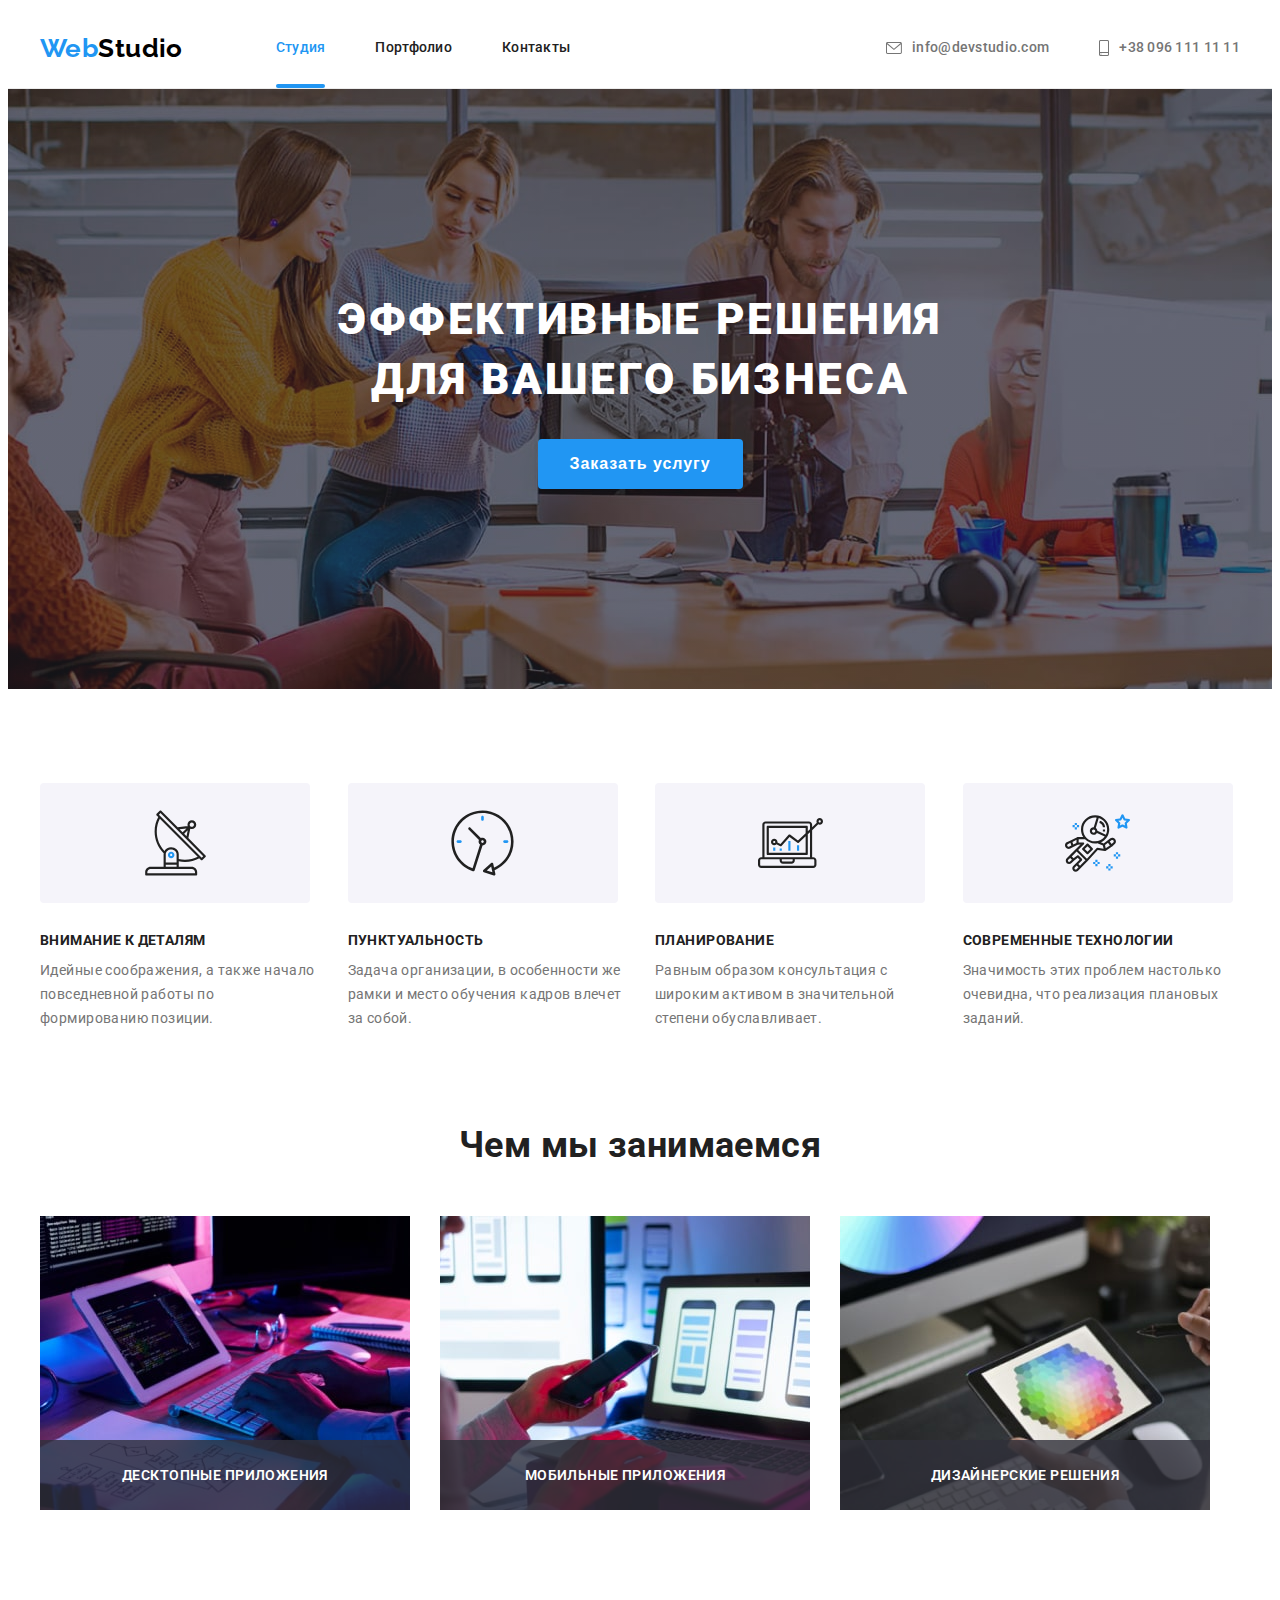
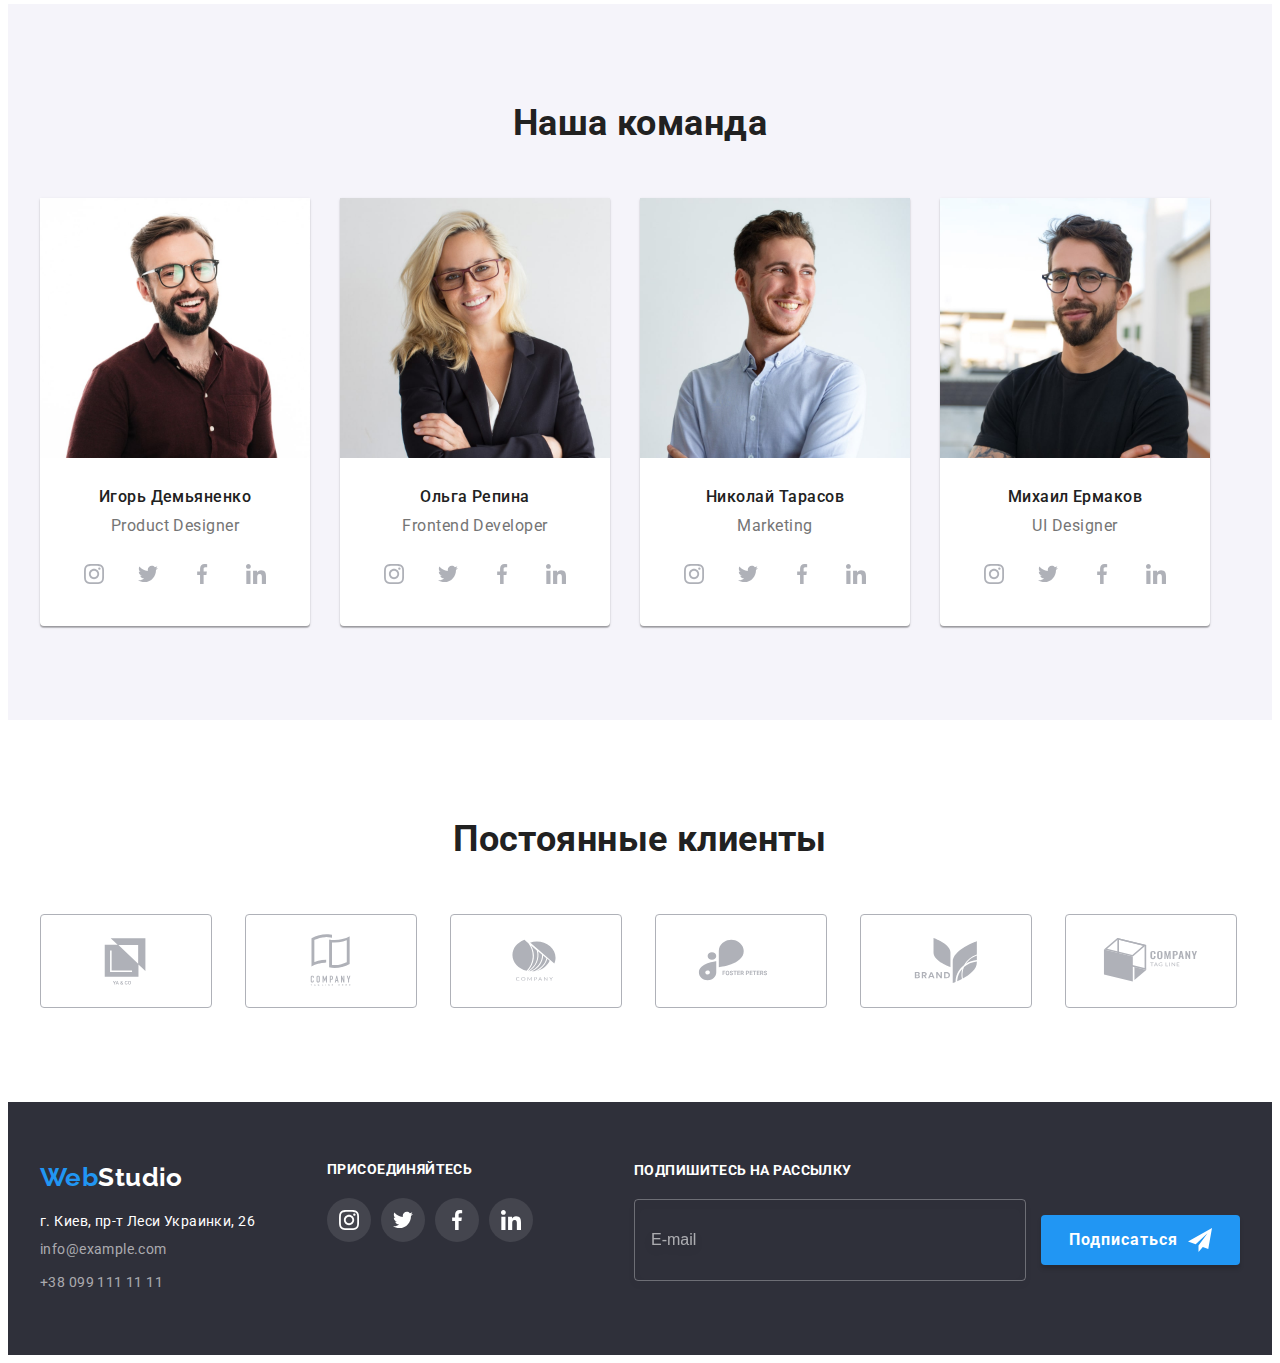
<file: index.html>
<!DOCTYPE html>
<html lang="ru">

<head>

<meta charset="UTF-8">
<meta http-equiv="X-UA-Compatible" content="IE=edge">
<meta name="viewport" content="width=device-width, initial-scale=1.0">
<title>WebStudio</title>

<link rel="preconnect" href="https://fonts.googleapis.com" />
<link rel="preconnect" href="https://fonts.gstatic.com" crossorigin />
<link 
href="https://fonts.googleapis.com/css2?family=Raleway:wght@700&family=Roboto:wght@400;500;700;900&display=swap" 
rel="stylesheet" />
<link 
rel="stylesheet" 
href="https://cdnjs.cloudflare.com/ajax/libs/modern-normalize/1.1.0/modern-normalize.min.css" 
integrity="sha512-wpPYUAdjBVSE4KJnH1VR1HeZfpl1ub8YT/NKx4PuQ5NmX2tKuGu6U/JRp5y+Y8XG2tV+wKQpNHVUX03MfMFn9Q=="
crossorigin="anonymous"
referrerpolicy="no-referrer" />
<link rel="stylesheet" href="./css/styls.css" />

</head>
<body>

<header class="header">
        <div class="container header-align"> 

<!-- Logo header -->

        <a class="logo link" lang="en" href=""><span>Web</span>Studio</a> 

        <nav class="navigation"></nav>

        <ul class="nav list"> 
        <li class="item">
        <a class="nav-link current" href="./index.html">Студия</a></li>
        <li class="item">
        <a class="nav-link" href="./portfolio.html">Портфолио</a></li>
        <li class="item">
        <a class="nav-link" href="">Контакты</a></li> 
        </ul>


        <ul class="contacts list"> 

        <li class="item">  
        <a class="contacts-link link" href="mailto:info@devstudio.com">
        <svg class="contacts-icon" width="16" height="12">
        <use href="./images/sprite.svg#icon-envelope"></use>
        </svg>
        info@devstudio.com</a>
        </li>  


        <li class="item">
        <a class="contacts-link link" href="tel:+380961111111">
        <svg class="contacts-icon" width="10" height="16">
        <use href="./images/sprite.svg#icon-smartphone"></use>
        </svg>
        +38 096 111 11 11</a>
        </li>

        </ul>
        </div>
</header>

<main>
<section class="hero"> 

        <div class="container">
        <h1 class="hero-title">ЭФФЕКТИВНЫЕ РЕШЕНИЯ<br>ДЛЯ ВАШЕГО БИЗНЕСА</h1>
        <button class="hero-button" type="button" data-modal-open>Заказать услугу</button>
        </div>

</section>

<section class="main">

        <div class="container">
        <ul class="main-list list"> 
        <li class="main-item">
        <div class="feature"> 
        <svg class="feature-icon">
        <use href="./images/sprite.svg#icon-antenna-1"></use>
        </svg>
        </div>

        <h3 class="main-heading">Внимание к деталям</h3>
        <p class="text">Идейные соображения, а также начало повседневной работы по формированию позиции.</p>
        </li>

        <li class="main-item" >
        <div class="feature">
        <svg class="feature-icon">
        <use href="./images/sprite.svg#icon-clock-1"></use>
        </svg>
        </div>
        <h3 class="main-heading">Пунктуальность</h3>
        <p class="text">Задача организации, в особенности же рамки и место обучения кадров влечет за собой.</p>
        </li>

        <li class="main-item">
        <div class="feature">
        <svg class="feature-icon">
        <use href="./images/sprite.svg#icon-diagram-1"></use>
        </svg>
        </div>
        <h3 class="main-heading">Планирование</h3>
        <p class="text">Равным образом консультация с широким активом в значительной степени обуславливает.</p>
        </li>

        <li class="main-item">
        <div class="feature">
        <svg class="feature-icon">
        <use href="./images/sprite.svg#icon-astronaut-1"></use>
        </svg>
        </div>
        <h3 class="main-heading">Современные технологии</h3>
        <p class="text">Значимость этих проблем настолько очевидна, что реализация плановых заданий.</p>
        </li>
        </ul>
        </div>

</section>

<section class="work">
        <div class="container"> 

        <h2 class="work-title">Чем мы занимаемся</h2>

        <ul class="work-list list">
        <li class="item">
        <img src="./images/img-min.jpg" width="370" alt="Руки с белым планшетом">
        <h3 class="work-examples">Десктопные приложения</h3>
        </li>

        <li class="item">
        <img src="./images/img1-min.jpg" width="370" alt="Телефон в руке">
        <h3 class="work-examples">Мобильные приложения</h3>
        </li>

        <li class="item">
        <img src="./images/img2-min.jpg" width="370" alt="Чёрный планшет в руках">
        <h3 class="work-examples">Дизайнерские решения</h3>
        </li>
        </ul>

        </div> 
</section>

<section class="team-section">
        <div class="container">

        <h2 class="team-title">Наша команда</h2>

        <ul class="team-list list">
        <li class="team-item">
        <img src="./images/img3-min.jpg" width="270" alt="Коричневая рубашка">
        <div class="padd">
        <h3 class="team">Игорь Демьяненко</h3>
        <p class="specialization" lang="en">Product Designer</p>

        <ul class="team-socials list socials-list">
        <li class="socials-item">
        <a href="" class="socials-link link">
        <svg class="socials-icon" width="20" height="20">
        <use href="./images/sprite.svg#icon-instagram-2"></use>
        </svg>
        </a>
        </li>
        
        <li class="socials-item">
        <a href="" class="socials-link link">
        <svg class="socials-icon" width="20" height="20">
        <use href="./images/sprite.svg#icon-twitter-1"></use>
        </svg>
        </a>
        </li>
        
        <li class="socials-item">
        <a href="" class="socials-link link">
        <svg class="socials-icon" width="20" height="20">
        <use href="./images/sprite.svg#icon-facebook-1"></use>
        </svg>
        </a>
        </li>

        <li class="socials-item">
        <a href="" class="socials-link link">
        <svg class="socials-icon" width="20" height="20">
        <use href="./images/sprite.svg#icon-linkedin-1"></use>
        </svg>
        </a>
        </li>
        </ul>
        </div>
        </li>

        <li class="team-item">
        <img src="./images/img4-min.jpg" width="270" alt="Девушка">
        <div class="padd">
        <h3 class="team" >Ольга Репина</h3>
        <p class="specialization" lang="en">Frontend Developer</p>

        <ul class="team-socials list socials-list">
        <li class="socials-item">
        <a href="" class="socials-link link">
        <svg class="socials-icon" width="20" height="20">
        <use href="./images/sprite.svg#icon-instagram-2"></use>
        </svg>
        </a>
        </li>

        <li class="socials-item">
        <a href="" class="socials-link link">
        <svg class="socials-icon" width="20" height="20">
        <use href="./images/sprite.svg#icon-twitter-1"></use>
        </svg>
        </a>
        </li>

        <li class="socials-item">
        <a href="" class="socials-link link">
        <svg class="socials-icon" width="20" height="20">
        <use href="./images/sprite.svg#icon-facebook-1"></use>
        </svg>
        </a>
        </li>

        <li class="socials-item">
        <a href="" class="socials-link link">
        <svg class="socials-icon" width="20" height="20">
        <use href="./images/sprite.svg#icon-linkedin-1"></use>
        </svg>
        </a>
        </li>
        </ul>
        </div>
        </li>


        <li class="team-item" >
        <img src="./images/img5-min.jpg" width="270" alt="Белая рубашка">
        <div class="padd">
        <h3 class="team">Николай Тарасов</h3>
        <p class="specialization" lang="en">Marketing</p>

        <ul class="team-socials list socials-list">
        <li class="socials-item">
        <a href="" class="socials-link link">
        <svg class="socials-icon" width="20" height="20">
        <use href="./images/sprite.svg#icon-instagram-2"></use>
        </svg>
        </a>
        </li>
        <li class="socials-item">
        <a href="" class="socials-link link">
        <svg class="socials-icon" width="20" height="20">
        <use href="./images/sprite.svg#icon-twitter-1"></use>
        </svg>
        </a>    
        </li>
        <li class="socials-item">
        <a href="" class="socials-link link">
        <svg class="socials-icon" width="20" height="20">
        <use href="./images/sprite.svg#icon-facebook-1"></use>
        </svg>
        </a>
        </li>
        <li class="socials-item">
        <a href="" class="socials-link link">
        <svg class="socials-icon" width="20" height="20">
        <use href="./images/sprite.svg#icon-linkedin-1"></use>
        </svg>
        </a>
        </li>
        </ul>                                                
        </div>
        </li>

        <li class="team-item">
        <img src="./images/img6-min.jpg" width="270" alt="Футболка">
        <div class="padd">
        <h3 class="team">Михаил Ермаков</h3>
        <p class="specialization" lang="en">UI Designer</p>

        <ul class="team-socials list socials-list">
        <li class="socials-item">
        <a href="" class="socials-link link">
        <svg class="socials-icon" width="20" height="20">
        <use href="./images/sprite.svg#icon-instagram-2"></use>
        </svg>
        </a>
        </li>
        <li class="socials-item">
        <a href="" class="socials-link link">
        <svg class="socials-icon" width="20" height="20">
        <use href="./images/sprite.svg#icon-twitter-1"></use>
        </svg>
        </a>
        </li>
        <li class="socials-item">
        <a href="" class="socials-link link">
        <svg class="socials-icon" width="20" height="20">
        <use href="./images/sprite.svg#icon-facebook-1"></use>
        </svg>
        </a>
        </li>
        <li class="socials-item">
        <a href="" class="socials-link link">
        <svg class="socials-icon" width="20" height="20">
        <use href="./images/sprite.svg#icon-linkedin-1"></use>
        </svg>
        </a>
        </li>
        </ul>       
        </div>
        </li>
        </ul>
        </div>
</section>
</main>

<section class="clients section"> 
        <div class="container">
        <h2 class="clients-title">Постоянные клиенты</h2>
        
        <ul class="clients-list list">
        
        <li class="clients-item">

        <a href="" class="clients-item-link">
        <svg class="clients-icon" width="41" height="46">
        <use href="./images/sprite.svg#icon-Logo"></use>
        </svg>
        </a>                      
        </li>
        
        <li class="clients-item">
        <a href="" class="clients-item-link">
        <svg class="clients-icon">
        <use href="./images/sprite.svg#icon-Logo-1"></use>
        </svg>
        </a>
        </li>
        
        <li class="clients-item">
        <a href="" class="clients-item-link">
        <svg class="clients-icon">
        <use href="./images/sprite.svg#icon-Logo-2"></use>
        </svg>
        </a>
        </li>
        
        <li class="clients-item">
        <a href="" class="clients-item-link">
        <svg class="clients-icon">
        <use href="./images/sprite.svg#icon-Logo-3"></use>
        </svg>
        </a>
        </li>
        
        <li class="clients-item">
        <a href="" class="clients-item-link">
        <svg class="clients-icon">
        <use href="./images/sprite.svg#icon-Logo-4"></use>
        </svg>
        </a>
        </li>
        
        <li class="clients-item">
        <a href="" class="clients-item-link">
        <svg class="clients-icon">
        <use href="./images/sprite.svg#icon-Logo-5"></use>
        </svg>
        </a>
        </li>
        </ul>
        </div>
        </section>


<footer class="footer">
        <div class="footer-container container"> 
        <div class="address-section">
        <a class="footer-logo link" lang="en" href=""><span>Web</span>Studio</a>

        <address class="address list">

        <ul class="footer-links-list list"> 
        <li class="address-item"><a class="footer-link-address link" href="https://goo.gl/maps/x3xQL9jyj8nePAZVA" target="_blank" rel="noopener noreferrer">г. Киев, пр-т Леси Украинки, 26</a></li> 
        <li class="address-item"><a class="footer-link link" href="mailto:info@example.com">info@example.com</a></li>
        <li class="address-item"><a class="footer-link link" href="tel:+380991111111">+38 099 111 11 11</a></li>
        </ul>

        </address>
        </div>  

        <div class="social-link-section"> 

        <p class="footer-title">ПРИСОЕДИНЯЙТЕСЬ</p> 

        <ul class="social-list list">

        <li class="social-list-item">
        <a href="" class="footer-social-link">
        <svg class="icon-footer">
        <use href="./images/sprite.svg#icon-instagram-2"></use>
        </svg>
        </a>
        </li>

        <li class="social-list-item">
        <a href="" class="footer-social-link">
        <svg class="icon-footer">
        <use href="./images/sprite.svg#icon-twitter-1"></use>
        </svg>
        </a>
        </li>

        <li class="social-list-item">
        <a href="" class="footer-social-link">
        <svg class="icon-footer">
        <use href="./images/sprite.svg#icon-facebook-1"></use>
        </svg>
        </a>
        </li>

        <li class="social-list-item">
        <a href="" class="footer-social-link">
        <svg class="icon-footer">
        <use href="./images/sprite.svg#icon-linkedin-1"> </use>
        </svg>
        </a>
        </li>

        </ul>
        </div>
        
        <div class="subscribe-footer">
        
        <label class="subscribe-label" for="name">Подпишитесь на рассылку</label>
        <form class="subscribe-form">
        
        <input class="subscribe-input" type="email" name="email" id="name" placeholder="E-mail" />
        
        <button class="subscribe-submit" type="submit">Подписаться
        <svg class="subscribe-icon" width="24" height="24">
        <use href="./images/sprite.svg#icon-icon-send"></use>
        </svg>
        </button>
        </form>
        </div>
        </div>
        
</footer> 


<!-- МОДАЛКА -->

<div class="backdrop is-hidden" data-modal>
        <div class="modal"> 

        <button type="button" class="btn-open" data-modal-close>
        <svg class="icon-btn-open" width="11" height="11">
        <use href="./images/sprite.svg#icon-btn-open"></use>
        </svg>
        </button>

<form action="#" class="modal-form">
        <b class="modal-title">Оставьте свои данные, мы вам перезвоним</b>

        <div class="modal-form-field">
        <label for="input-name" class="modal-form-label">Имя</label>
        <span class="input-wrap">
<input type="text" id="input-name" class="modal-form-input" name="modal-name">
<svg class="modal-form-icon" width="12" height="12">
<use href="./images/sprite.svg#icon-user"></use> 
</svg>
        </span>
        </div>

        <div class="modal-form-field">
        <label for="input-name" class="modal-form-label">Телефон</label>
        <span class="input-wrap">
<input type="text" id="input-name" class="modal-form-input" name="modal-name">
<svg class="modal-form-icon" width="12" height="12">
<use href="./images/sprite.svg#icon-tell"></use>
</svg>
        </span>
        </div>

        <div class="modal-form-field">
        <label for="input-name" class="modal-form-label">Почта</label>
        <span class="input-wrap">
        <input type="text" id="input-name" class="modal-form-input" name="modal-name">
        <svg class="modal-form-icon" width="12" height="12">
<use href="./images/sprite.svg#icon-mail"></use>
        </svg>
        </span>
        </div>

        <div class="modal-form-field">
        <label for="comment" class="modal-form-label">Комментарий</label>
        <textarea name="modal-comment" id="comment" placeholder="Введите текст" class="modal-comment"></textarea>
        </div>

        <div class="modal-form-field">
        <input type="checkbox" id="check" name="policy" class="visually-hidden checkbox">
        <label for="check" class="check-label">
        <span class="icon-check">
        <svg class=""width="11" height="8">
        <use href="./images/sprite.svg#icon-check"></use> 
        </svg>
        </span>
        Соглашаюсь с рассылкой и принимаю <a href="" class="text-color">Условия договора</a></label>
        </div>

        <button type="submit" class="btn form-btn">Отправить</button>

        </form>
        </div>
        </div> 

<!-- С К Р И П Т -->
<script src="./js/modal.js"></script>


</body>
</html>
</file>
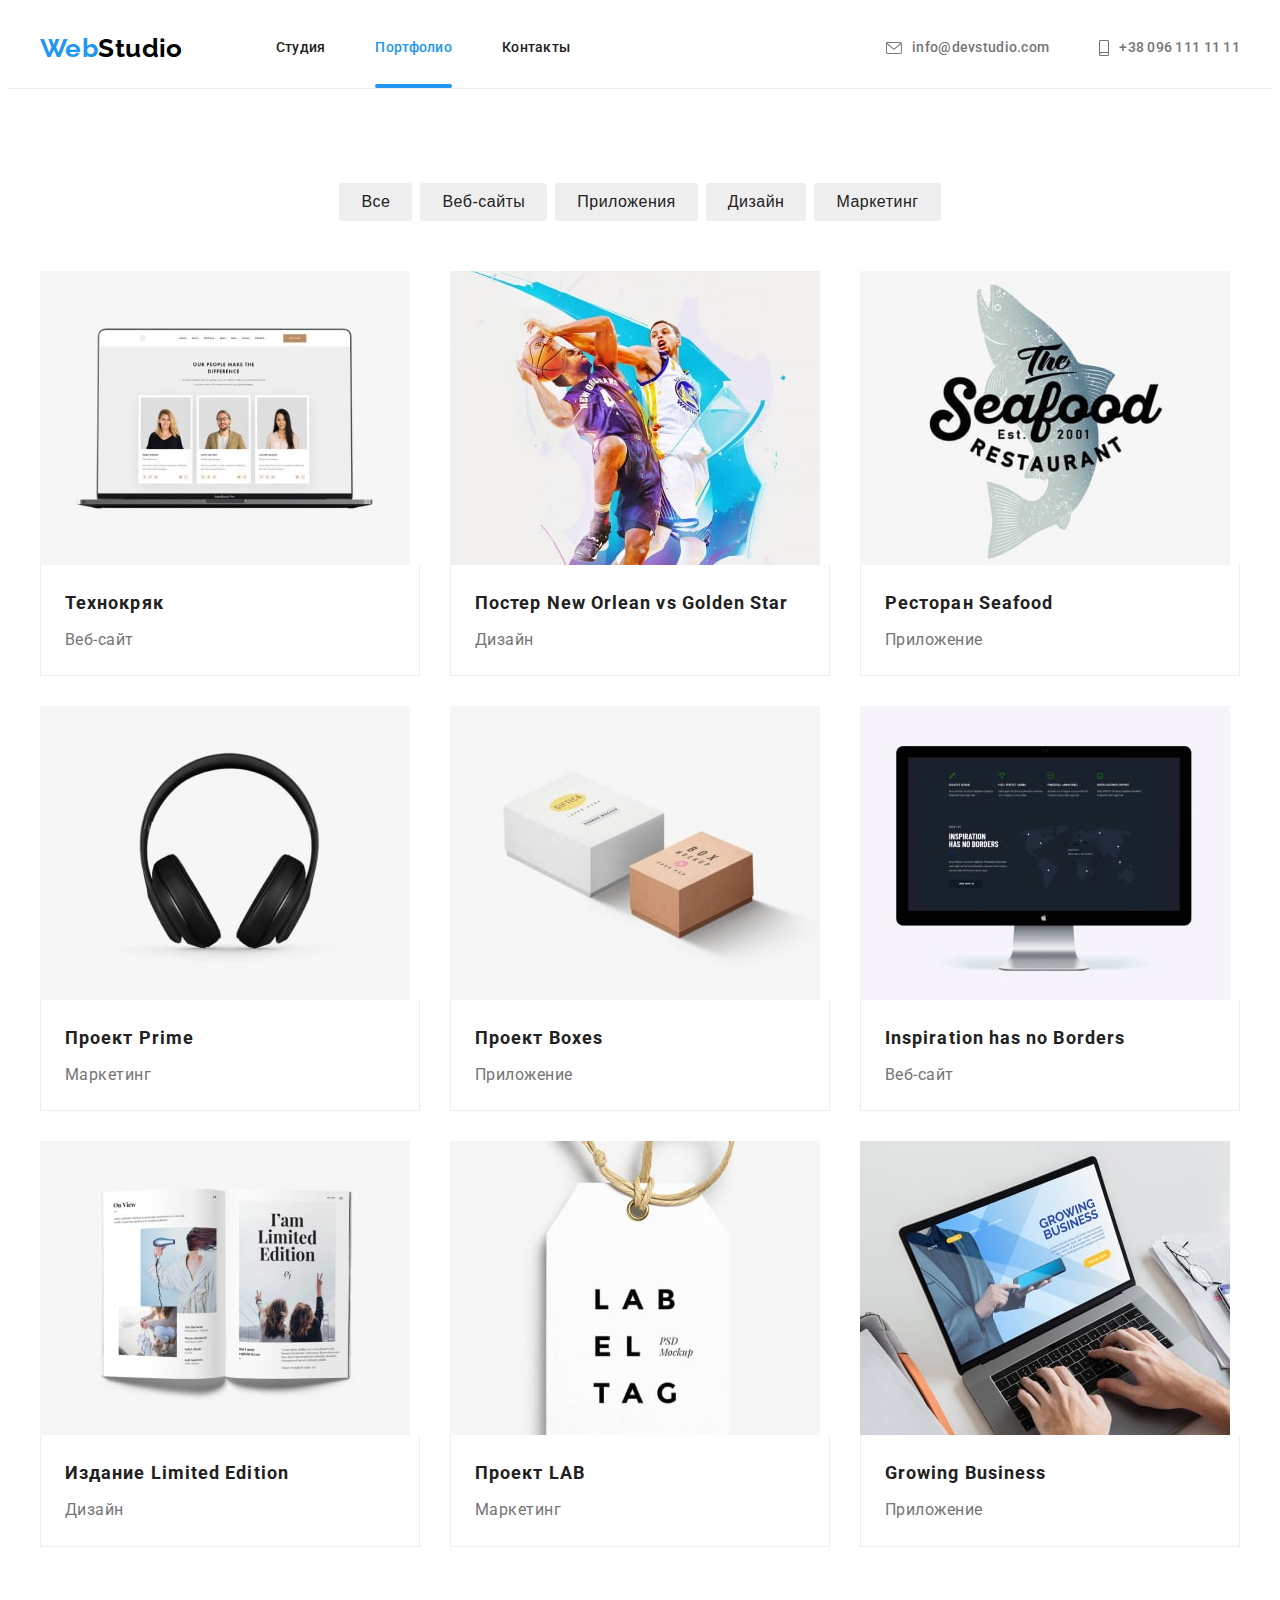
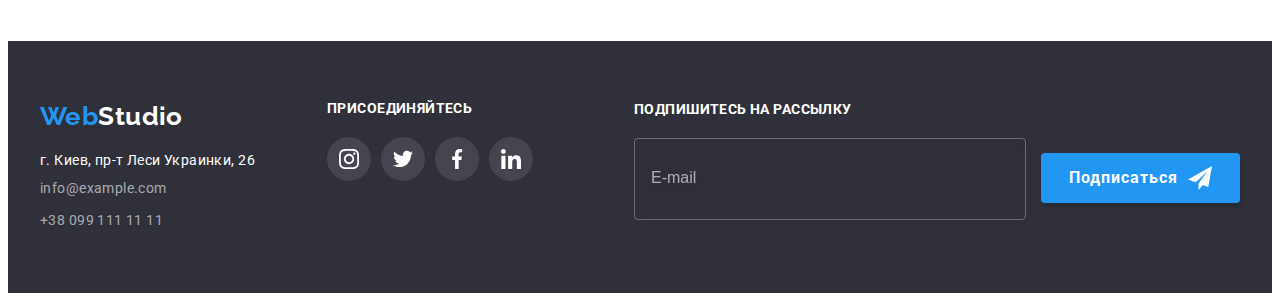
<file: portfolio.html>
<!DOCTYPE html>
<html lang="ru">

<head>

<meta charset="UTF-8">
<meta http-equiv="X-UA-Compatible" content="IE=edge">
<meta name="viewport" content="width=device-width, initial-scale=1.0">
<title>Portfolio</title>

<link rel="preconnect" href="https://fonts.googleapis.com" />
<link rel="preconnect" href="https://fonts.gstatic.com" crossorigin />
<link href="https://fonts.googleapis.com/css2?family=Raleway:wght@700&family=Roboto:wght@400;500;700;900&display=swap"
rel="stylesheet" />
<link rel="stylesheet" href="https://cdnjs.cloudflare.com/ajax/libs/modern-normalize/1.1.0/modern-normalize.min.css"
integrity="sha512-wpPYUAdjBVSE4KJnH1VR1HeZfpl1ub8YT/NKx4PuQ5NmX2tKuGu6U/JRp5y+Y8XG2tV+wKQpNHVUX03MfMFn9Q=="
crossorigin="anonymous" referrerpolicy="no-referrer" />
<link rel="stylesheet" href="./css/styls.css" />

</head>

<body>
        <header class="header">
        <div class="container header-align">

<!-- Logo header -->

        <a class="logo link" lang="en" href=""><span>Web</span>Studio</a>

        <nav class="navigation"></nav>

        <ul class="nav list">
        <li class="item">
        <a class="nav-link " href="./index.html">Студия</a></li>
        <li class="item">
        <a class="nav-link current" href="./portfolio.html">Портфолио</a></li>
        <li class="item">
        <a class="nav-link" href="">Контакты</a></li>
        </ul>


        <ul class="contacts list">

        <li class="item">
        <a class="contacts-link link" href="mailto:info@devstudio.com">
        <svg class="contacts-icon" width="16" height="12">
        <use href="./images/sprite.svg#icon-envelope"></use>
        </svg>
        info@devstudio.com</a>
        </li>

        <li class="item">
        <a class="contacts-link link" href="tel:+380961111111">
        <svg class="contacts-icon" width="10" height="16">
        <use href="./images/sprite.svg#icon-smartphone"></use>
        </svg>
        +38 096 111 11 11</a>
        </li>
        
        </ul>
        </div>
</header>


<!--Фильтр, навигация сайта-->

<main>
<section class="main-portfolio"> 
        <div class="container">

        <ul class="button-list list"> 
                    
        <li class="break"><button class="button-portfolio" type="">Все</button></li>
        <li class="break"><button class="button-portfolio" type="">Веб-сайты</button></li>
        <li class="break"><button class="button-portfolio" type="">Приложения</button></li>
        <li class="break"><button class="button-portfolio" type="">Дизайн</button></li>
        <li class="break"><button class="button-portfolio" type="">Маркетинг</button></li>
        </ul>


        <ul class="projects-list list"> 

        <li class="projects-item">
        <a href="" class="projects-item-link link">
        <div class="projects-thumb">
        <img src="./images/Potfolio/img1-min.jpg" width="370" alt="Ноут Бук">
        <p class="projects-thumb-text">
        Технокряк это современная площадка распространения коронавируса. Компании
        используют эту платформу для цифрового шпионажа и атак на защищённые сервера
        конкурентов.
        </p>
        </div>
        <div class="card-content">
        <h2 class="projects">Технокряк</h2> 
        <p class="direction">Веб-сайт</p> 
        </div>
        </a>
        </li>

        <li class="projects-item">
        <a href="" class="projects-item-link link">
        <div class="projects-thumb">
        <img src="./images/Potfolio/img2-min.jpg" width="370" alt="Баскетболисты">
        <p class="projects-thumb-text">
        Технокряк это современная площадка распространения коронавируса. Компании
        используют эту платформу для цифрового шпионажа и атак на защищённые сервера
        конкурентов.
        </p>
        </div>
        <div class="card-content">
        <h2 class="projects">Постер <span lang="en">New Orlean vs Golden Star</span></h2>
        <p class="direction">Дизайн</p> 
        </div>
        </a>
        </li>

        <li class="projects-item">
        <a href="" class="projects-item-link link">
        <div class="projects-thumb">
        <img src="./images/Potfolio/img3-min.jpg" width="370" alt="Ресторан">
        <p class="projects-thumb-text">
        Технокряк это современная площадка распространения коронавируса. Компании
        используют эту платформу для цифрового шпионажа и атак на защищённые сервера
        конкурентов.
        </p>
        </div>
        <div class="card-content">
        <h2 class="projects" >Ресторан <span lang="en">Seafood</span></h2>
        <p class="direction">Приложение</p>
        </div>
        </a>
        </li>

        <li class="projects-item">
        <a href="" class="projects-item-link link">
        <div class="projects-thumb">
        <img src="./images/Potfolio/img4-min.jpg" width="370" alt="Наушники">
        <p class="projects-thumb-text">
        Технокряк это современная площадка распространения коронавируса. Компании
        используют эту платформу для цифрового шпионажа и атак на защищённые сервера
        конкурентов.
        </p>
        </div>
        <div class="card-content">
        <h2 class="projects" >Проект <span lang="en">Prime</span></h2>
        <p class="direction">Маркетинг</p>
        </div>
        </a>
        </li>

        <li class="projects-item">
        <a href="" class="projects-item-link link">
        <div class="projects-thumb">
        <img src="./images/Potfolio/img5-min.jpg" width="370" alt="Коробочки">
        <p class="projects-thumb-text">
        Технокряк это современная площадка распространения коронавируса. Компании
        используют эту платформу для цифрового шпионажа и атак на защищённые сервера
        конкурентов.
        </p>
        </div>
        <div class="card-content">
        <h2 class="projects" >Проект <span lang="en">Boxes</span></h2>
        <p class="direction">Приложение</p>
        </div>
        </a>
        </li>

        <li class="projects-item">
        <a href="" class="projects-item-link link">
        <div class="projects-thumb">
        <img src="./images/Potfolio/img6-min.jpg" width="370" alt="Монитор">
        <p class="projects-thumb-text">
        Технокряк это современная площадка распространения коронавируса. Компании
        используют эту платформу для цифрового шпионажа и атак на защищённые сервера
        конкурентов.
        </p>
        </div>
        <div class="card-content">
        <h2 class="projects" lang="en">Inspiration has no Borders</h2>
        <p class="direction">Веб-сайт</p>
        </div>
        </a>
        </li>

        <li class="projects-item">
        <a href="" class="projects-item-link link">
        <div class="projects-thumb">
        <img src="./images/Potfolio/img7-min.jpg" width="370" alt="Журнал">
        <p class="projects-thumb-text">
        Технокряк это современная площадка распространения коронавируса. Компании
        используют эту платформу для цифрового шпионажа и атак на защищённые сервера
        конкурентов.
        </p>
        </div>
        <div class="card-content">
        <h2 class="projects" >Издание <span lang="en">Limited Edition</span></h2>
        <p class="direction">Дизайн</p>
        </div>
        </a>
        </li>

        <li class="projects-item">
        <a href="" class="projects-item-link link">
        <div class="projects-thumb">
        <img src="./images/Potfolio/img8-min.jpg" width="370" alt="Бирка">
        <p class="projects-thumb-text">
        Технокряк это современная площадка распространения коронавируса. Компании
        используют эту платформу для цифрового шпионажа и атак на защищённые сервера
        конкурентов.
        </p>
        </div>
        <div class="card-content">
        <h2 class="projects">Проект <span lang="en">LAB</span></h2>
        <p class="direction">Маркетинг</p>
        </div>
        </a>
        </li> 
                    
        <li class="projects-item">
        <a href="" class="projects-item-link link">
        <div class="projects-thumb"> 
        <img src="./images/Potfolio/img9-min.jpg" width="370" alt="Руки на ноутбуке">
        <p class="projects-thumb-text">
        Технокряк это современная площадка распространения коронавируса. Компании
        используют эту платформу для цифрового шпионажа и атак на защищённые сервера
        конкурентов.
        </p>
        </div>
        <div class="card-content">
        <h2 class="projects" lang="en">Growing Business</h2>
        <p class="direction">Приложение</p>
        </div>
        </a>
        </li>
        </ul>
        </div>
</section>
</main>


<footer class="footer">
        <div class="footer-container container">
        <div class="address-section">
        <a class="footer-logo link" lang="en" href=""><span>Web</span>Studio</a>

        <address class="address list">

        <ul class="footer-link-list list">
        <li class="address-item"><a class="footer-link-address link"
        href="https://goo.gl/maps/x3xQL9jyj8nePAZVA" target="_blank" rel="noopener noreferrer">г.
        Киев, пр-т Леси Украинки, 26</a></li>
        <li class="address-item"><a class="footer-link link"
        href="mailto:info@example.com">info@example.com</a></li>
        <li class="address-item"><a class="footer-link link" href="tel:+380991111111">+38 099 111 11 11</a>
        </li>
        </ul>

        </address>
        </div>

        <div class="social-link-section">

        <p class="footer-title">ПРИСОЕДИНЯЙТЕСЬ</p>

        <ul class="social-list list">

        <li class="social-list-item">
        <a href="" class="footer-social-link">
        <svg class="icon-footer">
        <use href="./images/sprite.svg#icon-instagram-2"></use>
        </svg>
        </a>
        </li>
        <li class="social-list-item">
        <a href="" class="footer-social-link">
        <svg class="icon-footer">
        <use href="./images/sprite.svg#icon-twitter-1"></use>
        </svg>
        </a>
        </li>

        <li class="social-list-item">
        <a href="" class="footer-social-link">
        <svg class="icon-footer">
        <use href="./images/sprite.svg#icon-facebook-1"></use>
        </svg>
        </a>
        </li>

        <li class="social-list-item">
        <a href="" class="footer-social-link">
        <svg class="icon-footer">
        <use href="./images/sprite.svg#icon-linkedin-1"> </use>
        </svg>
        </a>
        </li>

        </ul>
        </div>
        
        <div class="subscribe-footer">
        
        <label class="subscribe-label" for="name">Подпишитесь на рассылку</label>
        <form class="subscribe-form">
        
        <input class="subscribe-input" type="email" name="email" id="name" placeholder="E-mail" />
        
        <button class="subscribe-submit" type="submit">Подписаться
        <svg class="subscribe-icon" width="24" height="24">
        <use href="./images/sprite.svg#icon-icon-send"></use>
        </svg>
        </button>
        </form>
        </div>
        </div>

</footer>
</body>
</file>
<file: css/styls.css>
:root {
--main-text: #212121;
--main-text-color: #757575;
--accent-color: #2196f3;
--White-color: #ffffff;
--logo-black: #000000;
--background-color: #2f303a;
--footer-contacts-link:  #FFFFFF99; 
--projecs-list-gap: 30px; 
--time-animation: 250ms;
--cubik-transform: cubic-bezier(0.4, 0, 0.2, 1);
}

body {
background-color: var(--primary-bg-color);
color: var(--main-text);
font-family: "Roboto", sans-serif;
font-size: 14px;
letter-spacing: 0.03em;
}

img {
display: block;
}

h1, 
h2, 
h3, 
h4, 
h5, 
h6,
p {
margin-top: 0;
margin-bottom: 0;
}

ul {
margin-top: 0;
margin-bottom: 0;
margin-left: 0;
}


/* общие теги */


.list {
list-style: none;
margin: 0;
padding: 0;
}

.link {
text-decoration: none;
}
.visually-hidden {
position: absolute;
width: 1px;
height: 1px;
margin: -1px;
padding: 0;
overflow: hidden;
border: 0;
clip: rect(0 0 0 0);
}

.section {
padding-top: 94px;
padding-bottom: 94px;
}

.container {
width: 1200px;
padding-left: 15px;
padding-right: 15px;
margin: 0 auto; 
}

.logo {
display: block;
padding-top: 25px;
padding-bottom: 24px;
margin-left: 0 auto;
margin-right: 93px;

color:var(--logo-black);
text-decoration: none;
font-family: Raleway, sans-serif;
font-weight: 700;
font-size: 26px;
line-height: 1.19;
}

.header-logo:hover, 
.header-logo:focus { 
color: var(--accent); 
}

.logo span {
color:var(--accent-color);
font-family: Raleway;
font-weight: 700;
font-size: 26px;
line-height: 1.19;
text-decoration: none;
}

.footer-logo {
color:var(--White-color);
font-family: Raleway;
font-weight: 700;
font-size: 26px;
line-height: 1.19;
text-decoration: none;
margin-bottom: 20px;
display:block;
}

.footer-logo span {
color:var(--accent-color);
font-family: Raleway;
font-weight: 700;
font-size: 26px;
line-height: 1.19;
text-decoration: none;
}

.text {
font-weight: 400;
font-size: 14px;
line-height: 1.7;
letter-spacing: 0.03em;
color: var(--main-text-color);
}


/*   Header   */

.header {
border-bottom: 1px solid #ececec;
}

.header-align {
display: flex;
align-items: center;
margin: auto;
}

.navigation {
display: flex;
align-items: center;
}

.nav {
position: relative;
display: flex; 
}

.nav .item:not(:last-child) {  
margin-right: 50px;
}

.nav-link {
display: block;
padding-top: 32px;
padding-bottom: 32px;
position: relative;
color:var(--main-text);
text-decoration: none;
font-weight: 500;
font-size: 14px;
line-height: 1.14;
letter-spacing: 0.02em;
transition-property: color, background-color;
transition-duration: var(--time-animation);
transition-timing-function: var(--time-animation);
}

.nav-link:hover,
.nav-link:focus {
color: var(--accent-color);
}

.current {
color: var(--accent-color); 
}

.current::after {
content: "";
display: block;
position:absolute;
width: 100%;
height: 4px;
background-color:var(--accent-color);
border-radius: 2px;
bottom: 0;  
transition: opacity 250ms var(--cubik-transform); 
}

.nav-link:hover::after { 
opacity: 1;
}


.contacts {
display: flex; 
margin-left: auto;
}

.contacts .item + .item {
margin-left: 50px;
}

.contacts-link {
color:var(--main-text-color);
text-decoration: none;
font-weight: 500;
font-size: 14px;
line-height: 1.14;
letter-spacing: 0.02em;
display: flex;
align-items: center;
transition-property: color, background-color;
transition-duration: var(--time-animation);
transition-timing-function: var(--cubik-transform);
} 

.contacts-icon {
margin-right: 10px;
fill: var(--main-text-color);
transition-property: color, background-color;
transition-duration: var(--time-animation);
transition-timing-function: var(--cubik-transform);               
}


.contacts-link:hover, 
.contacts-link:focus {
color: var(--accent-color);
}

.contacts-link:hover .contacts-icon, 
.contacts-link:focus .contacts-icon {
fill: var(--accent-color);
}


/* hero */


.hero {
display: block;
max-width: 1600px;
margin-left: auto;
margin-right: auto;
text-align: center;
padding-top: 200px;
padding-bottom: 200px;

background-image: linear-gradient(rgba(47, 48, 58, 0.4), rgba(47, 48, 58, 0.4)),
url(../images/hero.jpg);
background-repeat: no-repeat;
background-position: center;
background-size: cover; 
} 


.hero-title {
font-weight:900;
font-size: 44px;
line-height: 60px; 
text-align: center;
letter-spacing: 0.06em; 
color: var(--White-color);
max-width: 696px; 
margin: 0 auto 30px;
}

.hero-button {
font-weight: 700;
font-size: 16px;
height: 50px;
text-align: center;
letter-spacing: 0.06em;
cursor: pointer;
border: 0;
padding: 10px 32px;
color: var(--White-color);
background-color: var(--accent-color);
box-shadow: 0px 4px 4px rgba(0, 0, 0, 0.15);
border-radius: 4px;
}



/* main */

.main {
padding-top: 94px;
padding-bottom: 47px;
}

.main-list {
display: flex;
align-items: center;
flex-wrap: wrap;
margin-left: -30px;
margin-top: -30px;
}

.main-item {
flex-basis: calc((100% - 120px) / 4);
margin-left: 30px;
margin-top: 30px;
}

.feature {
display: flex; 
align-items: center;
width: 270px;
height: 120px;
background: #F5F4FA;
border-radius: 4px;
border: transparent;
margin-bottom: 30px;
justify-content: center;  
}

.feature-icon {
height: 70px;
Width: 65px;  
}

.main-heading {
font-size: 14px;
font-weight: 700;
line-height: 1.14;
text-transform: uppercase;
color:var(--main-text);
margin-bottom: 10px;
}


/* Work */


.work-title {
color: var(--main-text);
font-weight: 700;
font-size: 36px;
line-height: 1.17;
text-align: center;
margin-bottom: 50px;
}


.work {
padding-top: 47px;
padding-bottom: 94px;
}


.work-list {
display: flex;
}

.work-list .item:not(:last-child) {
margin-right: 30px;
}

.item {
position: relative;
} 

.work-examples {
display: block;
position:absolute;
padding-top: 27px;
padding-bottom: 27px;
width: 100%;
bottom: 0;
color:var(--White-color);  
background: rgba(47, 48, 58, 0.8);
font-style: normal;
font-weight: 600;
font-size: 14px;
line-height: 1.2;
text-align: center;
letter-spacing: 0.03em;
text-transform: uppercase;
}


/* Team */

.team-section {
padding-top: 94px;
padding-bottom: 94px;
background-color: #F5F4FA; 
}

.team-title {
font-weight: 700;
font-size: 36px;
line-height: 50px;
color:var(--main-text);
text-align: center;
margin-bottom: 50px;
}

.team-list {
display: flex;
margin-left: -30px;
margin-top: -30px;
}

                  .team-item {
                    flex-basis: calc((100% - 270px) / 4);
                    margin-left: 30px;
                    margin-top: 30px;
                    background-color:var(--White-color);
                    box-shadow: 0px 1px 3px rgba(0, 0, 0, 0.12), 0px 1px 1px rgba(0, 0, 0, 0.14),
                      0px 2px 1px rgba(0, 0, 0, 0.2);
                    border-radius: 0px 0px 4px 4px;
                  }

                  .padd {
                  padding-top: 30px;
                  padding-bottom: 30px;
                  }

.team {
font-weight: 500;
font-size: 16px;
line-height: 1.18;
text-align: center;
letter-spacing: 0.03em;
color: var(--main-text);
margin-bottom: 10px;
}

.specialization {
font-weight: 400;
font-size: 16px;
line-height: 1.18;
text-align: center;
letter-spacing: 0.03em;
color: var(--main-text-color);
margin-bottom: 16px;
}

.socials-list {
display: flex;
justify-content: center;
}


.socials-item:not(:last-child) {
margin-right: 10px;
}

.socials-item {
width: 44px;
height: 44px;
}


.socials-link {
width: 100%;
height: 100%;
display: flex;
align-items: center;
justify-content: center;
border-radius: 50%;
background-color: #ffffff;
fill: #AFB1B8;  
transition-property: color, background-color;
transition-duration: var(--time-animation);
transition-timing-function: var(--cubik-transform);
}

.socials-link:hover,
.socials-link:focus {
background:var(--accent-color);
}

.socials-link:hover .socials-icon,
.socials-link:focus .socials-icon {
fill:var(--White-color);  
} 



/* CLIENTS */

.clients-title {
font-weight: 700;
font-size: 36px;
line-height: 50px;
color:var(--main-text);
text-align: center;
margin-bottom: 50px; 
}

.clients-list {
display: flex;
align-items: center;
flex-wrap: wrap;
margin-top: -30px;
margin-left: -30px;
}

.clients-item {
flex-basis: calc((100% - 180px) / 6);
margin-top: 30px;  
margin-left: 30px;
}

.clients-item-link {
display: flex;
justify-content: center;
align-items: center;
width: 170px;
height: 92px;
border: 1px solid #AFB1B8;
border-radius: 4px;
transition-property: color, background-color;
transition-duration: var(--time-animation);
transition-timing-function: var(--cubik-transform);
}

.clients-item-link:hover,
.clients-item-link:focus  {
border: 1px solid var(--accent-color);
}

.clients-icon {
fill: #afb1b8;
width: 106px;
height: 60px;
}

.clients-item-link:hover .clients-icon,
.clients-item-link:focus .clients-icon {
fill: #2196f3;
}



/* footer */

.footer {
background-color: var(--background-color);
padding-top: 60px;
padding-bottom: 60px;
}

.footer-container {
display: flex;
}

.address-section {
  margin-right: 72px;
}

.footer-link-address {
color: var(--White-color);
}

.address {
font-style: normal;
}

.address-item:not(:last-child) {
margin-bottom: 9px;
}

.footer-link {
text-decoration: none;
color: rgba(255, 255, 255, 0.6);
font-size: 14px; 
line-height: 1.7;
letter-spacing: 0.03em;
}


.footer-page .text {
font-size: 14px;
line-height: 1.7;
letter-spacing: 0.03em;
}

.footer-title {
margin-bottom: 20px;

color: var(--White-color);
font-weight: 700;
font-size: 14px;
line-height: 1.14;
letter-spacing: 0.03em;
text-transform: uppercase;
}

.social-link-section {
margin-right: 91px; 
}

.social-list {
display: flex;
}

.social-list-item {
margin-right: 10px;
}

.icon-footer {
fill: var(--White-color);
width: 20px;
height:20px
}

.footer-social-link {
background-color: rgba(255, 255, 255, 0.1);
width: 44px;
height: 44px;
border-radius: 50%;
display: flex;
align-items: center;
justify-content: center;
transition-property: color, background-color;
transition-duration: var(--time-animation);
transition-timing-function: var(--cubik-transform);
}

.footer-social-link:hover,
.footer-social-link:focus {
background-color: var(--accent-color);
}

/* Форма для подписки ФУТЕР */


.subscribe-label {
font-weight: 700;
font-size: 14px;
line-height: 1.14;
letter-spacing: 0.03em;
text-transform: uppercase;
color: var(--White-color);
}

.subscribe-form {
margin-top: 20px;
}


.subscribe-input {
width: 358px;
height: 50px;
color: var(--accent-color);
border: 1px solid rgba(255, 255, 255, 0.3);
background-color: transparent;
filter: drop-shadow(0px 4px 4px rgba(0, 0, 0, 0.15));
border-radius: 4px;
padding: 15px 16px;
margin-right: 12px;
}

.subscribe-input::placeholder {
font-weight: 400;
font-size: 16px;
line-height: 1.25;
color: rgba(255, 255, 255, 0.6);
}

.subscribe-submit {
background-color: var(--accent-color);
box-shadow: 0px 4px 4px rgba(0, 0, 0, 0.15);
border-radius: 4px;
padding: 10px 28px;
font-family: 'Roboto', sans-serif;
font-weight: 700;
font-size: 16px;
line-height: 1.88;
text-align: center;
letter-spacing: 0.06em;
color: var(--White-color);
cursor: pointer;
display: inline-flex;
justify-content: center;
align-items: center;
transition: background-color 250ms cubic-bezier(0.4, 0, 0.2, 1);
border: 0;
}

.subscribe-submit:hover,
.subscribe-submit:focus {
background-color: #188ce8;
}

.subscribe-icon {
margin-left: 10px;
fill: var(--White-color);
}


/* !!!!!!!!!! PORTFOLIO PAGE !!!!!!!!!! */

/*Фильтр, навигация сайта*/


.main-portfolio {
padding-top: 94px;
padding-bottom: 94px;
}

.button-list {
display: flex;
justify-content: center;
margin-bottom: 50px;
}

.button-portfolio {
font-weight: 500;
font-size: 16px;
line-height: 1.6;
text-align: center;
letter-spacing: 0.03em;
border-radius: 3px;
cursor: pointer;
border: 0;
padding: 6px 22px;

color: var(--main-text);
background-color: var(--main-text-color));
transition-property: color, background-color;
transition-duration: var(--time-animation);
transition-timing-function: var(--cubik-transform);
}

.button-portfolio:hover,
.button-portfolio:focus {
color: var(--White-color);
background-color:var(--accent-color);
box-shadow: 0px 3px 1px rgba(0, 0, 0, 0.1), 
0px 1px 2px rgba(0, 0, 0, 0.08), 
0px 2px 2px rgba(0, 0, 0, 0.12); 
}

.break:not(:last-child) {
margin-right: 8px;
}



.projects-list {
padding: 0;
margin: 0;
list-style: none;

display: flex;
flex-wrap: wrap;

margin-left: calc(-1 * var(--projecs-list-gap));
margin-top: calc(-1 * var(--projecs-list-gap));
}

.card-content {
padding: 20px 24px;
border: 1px solid #eeeeee;
border-top: 0;
}

.projects-list > .projects-item {
flex-basis: calc(100% / 3 - var(--projecs-list-gap));
margin-left:var(--projecs-list-gap);
margin-top:var(--projecs-list-gap);
transition-property: color, background-color;
transition-duration: var(--time-animation);
transition-timing-function: var(--cubik-transform);
}

.projects-item:hover,
.projects-item:focus {
box-shadow: 0px 1px 1px rgba(0, 0, 0, 0.12), 
0px 4px 4px rgba(0, 0, 0, 0.06), 
1px 4px 6px rgba(0, 0, 0, 0.16);
}

.projects-thumb {
position: relative;
overflow: hidden; 
}

.projects-item-link:hover .projects-thumb-text,
.projects-item-link:focus .projects-thumb-text {
transform: translateY(0%); 
}

.projects-thumb-text {
position: absolute;
top: 0;
left: 0;
height: 100%;
padding: 63px 24px;

transform: translateY(100%);
transition: transform 500ms linear;
overflow: hidden;

font-style: normal;
font-weight: normal;
font-size: 18px;
letter-spacing: 0.03em;
line-height: 1.56;
color: var(--White-color);
background-color: rgba(33, 150, 243, 0.9);
transition: transform 250ms cubic-bezier(0.4, 0, 0.2, 1);
}

.projects-link {
display: block;
text-decoration: none;
transition: box-shadow 250ms cubic-bezier(0.4, 0, 0.2, 1);
}

.projects {
font-weight: 700;
font-size: 18px;
line-height: 2;
letter-spacing: 0.06em;
color: var(--main-text);
margin-bottom: 4px;
}

.direction {
font-weight: 400;
font-size: 16px;
line-height: 1.9;
letter-spacing: 0.03em;
color: var(--main-text-color);
}

/* МОДАЛКА */

.backdrop {
position: fixed;
height: 100vh;
width: 100vw;
background-color:rgba(23, 26, 36, 0.2);
top: 0;
transition: opacity 800ms, visibility 800ms;

}

.modal {
position: absolute;
width: 520px;
min-height: 580px;
background-color: #ffffff;
border-radius: 5px;
left: 50%;
top: 50%;
transform: translate(-50%, -50%); 
padding: 40px;

}
.btn-open {
width: 30px;
height: 30px;
border: 1px solid rgba(0, 0, 0, 0.1);
background-color: unset;
cursor: pointer;
border-radius: 50%;
position: absolute;
right: 8px;
top: 8px;

position: absolute;
right: 8px;
top: 8px;

display: flex;
align-items: center;
justify-content: center;

transition: fill 250ms cubic-bezier(0.4, 0, 0.2, 1);
}

.btn-open:hover,
.btn-open:focus {
border-color: var(--accent-color);
outline: none;
}

.btn-open:hover .icon-btn-open,
.btn-open:focus .icon-btn-open {
  fill: var(--accent-color);
}


.backdrop.is-hidden {
opacity: 0;
visibility: hidden;
pointer-events: none;
}

.modal-title {
font-size: 20px;
text-align: center;
color: var(--main-text);
display: block;
margin-bottom: 20px;
}

.modal-form-field {
margin-bottom: 15px;
cursor: pointer;
}


.modal-form-label {
font-size: 12px;
color: var(--main-text-color); 
display: block;
margin-bottom: 4px;
}


.input-wrap {
display: block;
position: relative;
}

.modal-form-input {
width: 100%;
height: 40px;
border: 1px solid rgba(33, 33, 33, 0.2);
border-radius: 4px;
padding-left: 40px;
cursor: pointer;
}

.modal-form-icon {
position: absolute;
left: 12px;
top: 50%;
transform: translateY(-50%);
}

.modal-form-input:hover,
.modal-form-input:focus {
border-color: var(--accent-color);
outline: none;
}

.modal-form-input:hover + .modal-form-icon,
.modal-form-input:focus + .modal-form-icon {
fill: var(--accent-color);
}


.modal-comment {
width: 100%;
height: 120px;
border: 1px solid rgba(33, 33, 33, 0.2);
border-radius: 4px;
padding-left: 16px;
padding-top: 12px;
resize: none;
cursor: pointer;
}

.modal-comment::placeholder {
font-size: 12px;
}

.modal-comment:hover,
.modal-comment:focus {
border-color: var(--accent-color);
outline: none;
}

.check-label {
display: flex;
align-items:center;
} 

.text-color {
  margin-left: 5px;
  color: var(--accent-color);
}

.icon-check {
width: 15px;
height: 15px;
border: 2px solid #000000;
border-radius: 2px;
margin-right: 5px;
display: flex;
align-items: center;
justify-content: center;

transition: border-color 250ms cubic-bezier(0.4, 0, 0.2, 1);
}

.checkbox:checked + .check-label > .icon-check {
background: var(--accent-color);
border: transparent;
}


.form-btn {
font-weight: 400;
font-size: 16px;
height: 50px;
text-align: center;
letter-spacing: 0.06em;
cursor: pointer;
border: 0;
padding: 10px 55px;
color: var(--White-color);
background: #188CE8;
box-shadow: 0px 4px 4px rgba(0, 0, 0, 0.15);
border-radius: 4px;

transition: border-color 250ms cubic-bezier(0.4, 0, 0.2, 1);
}


.form-btn {
margin: 0 auto;
display: block;
}
</file>
